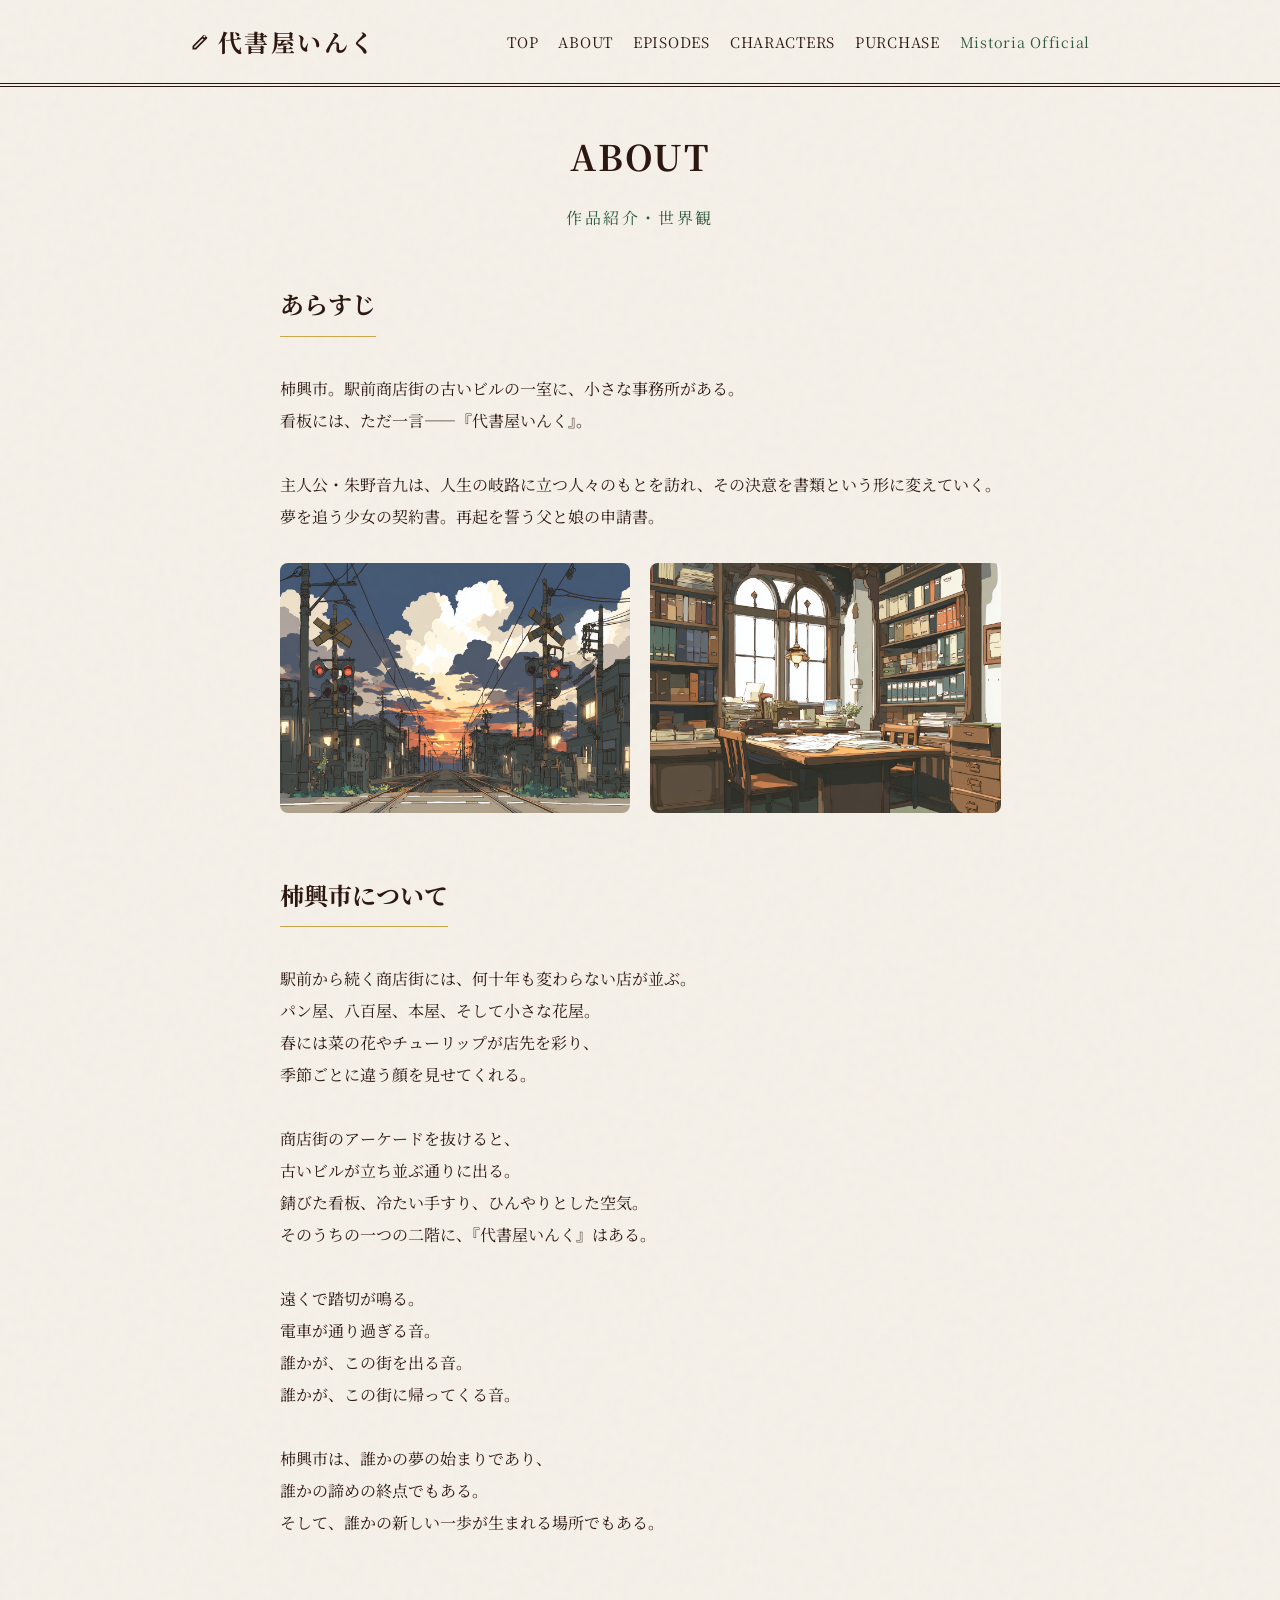
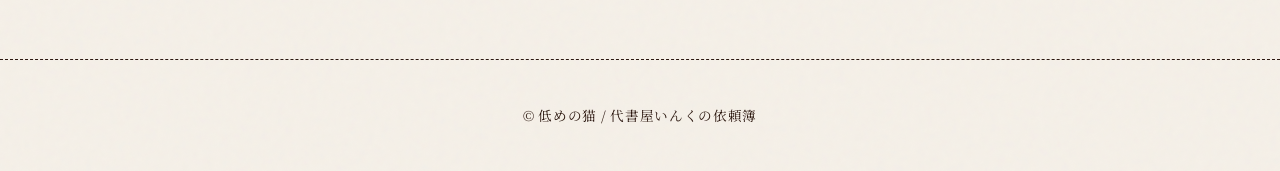
<file: about.html>
<!DOCTYPE html>
<html lang="ja">
<head>
    <meta charset="UTF-8">
    <meta name="viewport" content="width=device-width, initial-scale=1.0">
    <title>ABOUT - 代書屋いんくの依頼簿</title>
    <link rel="stylesheet" href="style.css">
</head>
<body>

    <header>
        <div class="container header-inner">
            <a href="index.html" class="logo">代書屋いんく</a>
            <nav>
                <ul>
                    <li><a href="index.html">TOP</a></li>
                    <li><a href="about.html">ABOUT</a></li>
                    <li><a href="episodes.html">EPISODES</a></li>
                    <li><a href="characters.html">CHARACTERS</a></li>
                    <li><a href="purchase.html">PURCHASE</a></li>
                    <li><a href="https://salmon191749.studio.site" class="external-link" target="_blank">Mistoria Official</a></li>
                </ul>
            </nav>
        </div>
    </header>

    <main class="container fade-in">
        <h2 class="page-title">ABOUT</h2>
        <p class="page-subtitle">作品紹介・世界観</p>

        <section style="margin-bottom: 60px;">
            <h3 class="section-title">あらすじ</h3>
            <p style="line-height: 2;">
                柿興市。駅前商店街の古いビルの一室に、小さな事務所がある。<br>
                看板には、ただ一言——『代書屋いんく』。<br><br>
                主人公・朱野音九は、人生の岐路に立つ人々のもとを訪れ、その決意を書類という形に変えていく。<br>
                夢を追う少女の契約書。再起を誓う父と娘の申請書。<br>
            <div style="display: flex; gap: 20px; margin-top: 30px;">
                <img src="images/bg_fumikiri.png" alt="踏切" style="width: calc(50% - 10px); height: 250px; object-fit: cover; border-radius: 8px;">
                <img src="images/bg_office_1.png" alt="事務所" style="width: calc(50% - 10px); height: 250px; object-fit: cover; border-radius: 8px;">
            </div>
        </section>

        <section style="margin-bottom: 60px;">
            <h3 class="section-title">柿興市について</h3>
            <p style="line-height: 2;">
                駅前から続く商店街には、何十年も変わらない店が並ぶ。<br>
                パン屋、八百屋、本屋、そして小さな花屋。<br>
                春には菜の花やチューリップが店先を彩り、<br>
                季節ごとに違う顔を見せてくれる。<br><br>
                商店街のアーケードを抜けると、<br>
                古いビルが立ち並ぶ通りに出る。<br>
                錆びた看板、冷たい手すり、ひんやりとした空気。<br>
                そのうちの一つの二階に、『代書屋いんく』はある。<br><br>
                遠くで踏切が鳴る。<br>
                電車が通り過ぎる音。<br>
                誰かが、この街を出る音。<br>
                誰かが、この街に帰ってくる音。<br><br>
                柿興市は、誰かの夢の始まりであり、<br>
                誰かの諦めの終点でもある。<br>
                そして、誰かの新しい一歩が生まれる場所でもある。
            </p>
        </section>


    </main>

    <footer class="fade-in">
        <div class="container">
            <p>&copy; 低めの猫 / 代書屋いんくの依頼簿</p>
        </div>
    </footer>

</body>
</html>
</file>
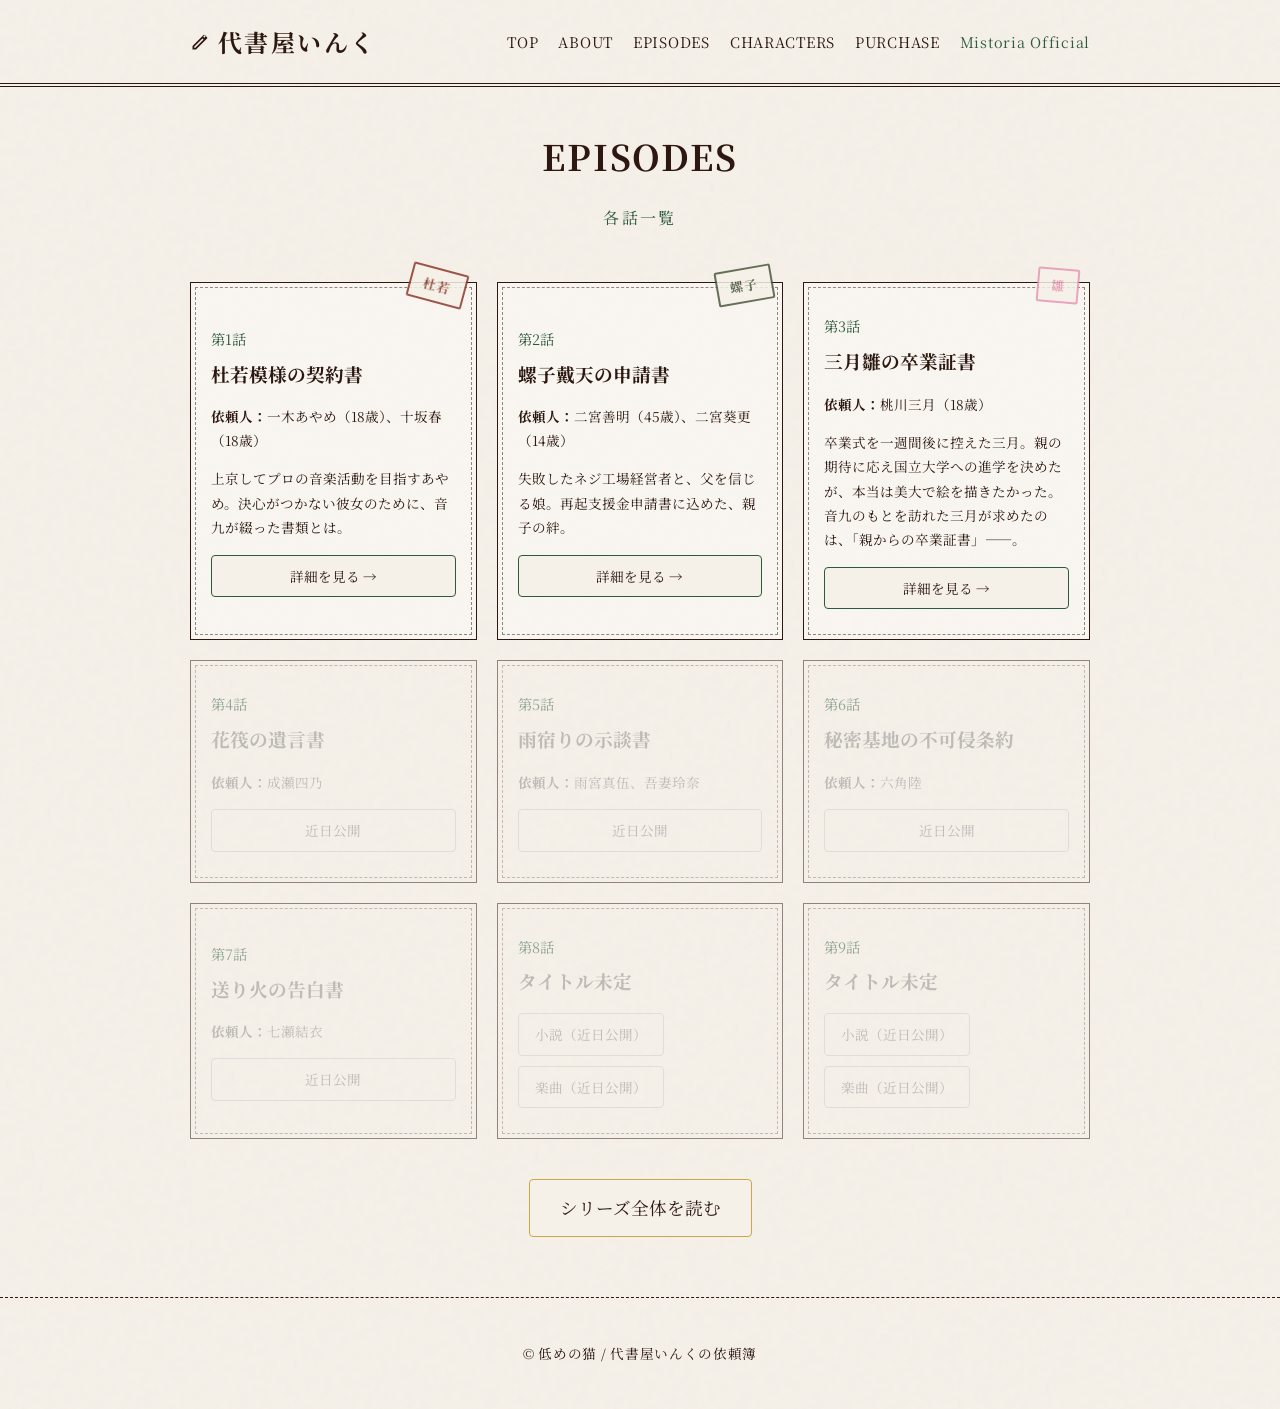
<file: episodes.html>
<!DOCTYPE html>
<html lang="ja">
<head>
    <meta charset="UTF-8">
    <meta name="viewport" content="width=device-width, initial-scale=1.0">
    <title>EPISODES - 代書屋いんくの依頼簿</title>
    <link rel="stylesheet" href="style.css">
</head>
<body>

    <header>
        <div class="container header-inner">
            <a href="index.html" class="logo">代書屋いんく</a>
            <nav>
                <ul>
                    <li><a href="index.html">TOP</a></li>
                    <li><a href="about.html">ABOUT</a></li>
                    <li><a href="episodes.html">EPISODES</a></li>
                    <li><a href="characters.html">CHARACTERS</a></li>
                    <li><a href="purchase.html">PURCHASE</a></li>
                    <li><a href="https://salmon191749.studio.site" class="external-link" target="_blank">Mistoria Official</a></li>
                </ul>
            </nav>
        </div>
    </header>

    <main class="container fade-in">
        <h2 class="page-title">EPISODES</h2>
        <p class="page-subtitle">各話一覧</p>

        <div class="card-grid">
            <!-- Episode 1 -->
            <div class="card">
                <div style="position: absolute; top: -15px; right: 10px; z-index: 10;">
                    <span class="stamp" style="transform: rotate(15deg); background-color: var(--bg-color);">杜若</span>
                </div>
                <div style="width: 100%; text-align: left;">
                    <span style="font-size: 0.9rem; color: var(--accent-green); display: block; margin-bottom: 5px;">第1話</span>
                    <h3 style="margin-top: 0; margin-bottom: 10px;">杜若模様の契約書</h3>
                    <p style="font-size: 0.85rem;"><strong>依頼人：</strong>一木あやめ（18歳）、十坂春（18歳）</p>
                    <p style="font-size: 0.85rem;">上京してプロの音楽活動を目指すあやめ。決心がつかない彼女のために、音九が綴った書類とは。</p>
                    <div style="margin-top: 15px;">
                        <a href="episode1.html" class="btn" style="width: 100%; border-color: var(--accent-green); box-sizing: border-box;">詳細を見る &rarr;</a>
                    </div>
                </div>
            </div>

            <!-- Episode 2 -->
            <div class="card">
                <div style="position: absolute; top: -15px; right: 10px; z-index: 10;">
                    <span class="stamp" style="color: #4a593d; border-color: #4a593d; transform: rotate(-10deg); background-color: var(--bg-color);">螺子</span>
                </div>
                <div style="width: 100%; text-align: left;">
                    <span style="font-size: 0.9rem; color: var(--accent-green); display: block; margin-bottom: 5px;">第2話</span>
                    <h3 style="margin-top: 0; margin-bottom: 10px;">螺子戴天の申請書</h3>
                    <p style="font-size: 0.85rem;"><strong>依頼人：</strong>二宮善明（45歳）、二宮葵更（14歳）</p>
                    <p style="font-size: 0.85rem;">失敗したネジ工場経営者と、父を信じる娘。再起支援金申請書に込めた、親子の絆。</p>
                    <div style="margin-top: 15px;">
                        <a href="episode2.html" class="btn" style="width: 100%; border-color: var(--accent-green); box-sizing: border-box;">詳細を見る &rarr;</a>
                    </div>
                </div>
            </div>

            <!-- Episode 3 -->
            <div class="card">
                <div style="position: absolute; top: -15px; right: 10px; z-index: 10;">
                    <span class="stamp" style="color: #e597b2; border-color: #e597b2; transform: rotate(5deg); background-color: var(--bg-color);">雛</span>
                </div>
                <div style="width: 100%; text-align: left;">
                    <span style="font-size: 0.9rem; color: var(--accent-green); display: block; margin-bottom: 5px;">第3話</span>
                    <h3 style="margin-top: 0; margin-bottom: 10px;">三月雛の卒業証書</h3>
                    <p style="font-size: 0.85rem;"><strong>依頼人：</strong>桃川三月（18歳）</p>
                    <p style="font-size: 0.85rem;">卒業式を一週間後に控えた三月。親の期待に応え国立大学への進学を決めたが、本当は美大で絵を描きたかった。音九のもとを訪れた三月が求めたのは、「親からの卒業証書」——。</p>
                    <div style="margin-top: 15px;">
                        <a href="episode3.html" class="btn" style="width: 100%; border-color: var(--accent-green); box-sizing: border-box;">詳細を見る &rarr;</a>
                    </div>
                </div>
            </div>

            <!-- Episode 4 -->
            <div class="card disabled">
                <div style="width: 100%; text-align: left;">
                    <span style="font-size: 0.9rem; color: var(--accent-green); display: block; margin-bottom: 5px;">第4話</span>
                    <h3 style="color: #888; margin-top: 0; margin-bottom: 10px;">花筏の遺言書</h3>
                    <p style="font-size: 0.85rem; color: #888;"><strong>依頼人：</strong>成瀬四乃</p>
                    <div style="margin-top: 15px;">
                        <span class="btn disabled" style="width: 100%; box-sizing: border-box;">近日公開</span>
                    </div>
                </div>
            </div>

            <!-- Episode 5 -->
            <div class="card disabled">
                <div style="width: 100%; text-align: left;">
                    <span style="font-size: 0.9rem; color: var(--accent-green); display: block; margin-bottom: 5px;">第5話</span>
                    <h3 style="color: #888; margin-top: 0; margin-bottom: 10px;">雨宿りの示談書</h3>
                    <p style="font-size: 0.85rem; color: #888;"><strong>依頼人：</strong>雨宮真伍、吾妻玲奈</p>
                    <div style="margin-top: 15px;">
                        <span class="btn disabled" style="width: 100%; box-sizing: border-box;">近日公開</span>
                    </div>
                </div>
            </div>

            <!-- Episode 6 -->
            <div class="card disabled">
                <div style="width: 100%; text-align: left;">
                    <span style="font-size: 0.9rem; color: var(--accent-green); display: block; margin-bottom: 5px;">第6話</span>
                    <h3 style="color: #888; margin-top: 0; margin-bottom: 10px;">秘密基地の不可侵条約</h3>
                    <p style="font-size: 0.85rem; color: #888;"><strong>依頼人：</strong>六角陸</p>
                    <div style="margin-top: 15px;">
                        <span class="btn disabled" style="width: 100%; box-sizing: border-box;">近日公開</span>
                    </div>
                </div>
            </div>

            <!-- Episode 7 -->
            <div class="card disabled">
                <div style="width: 100%; text-align: left;">
                    <span style="font-size: 0.9rem; color: var(--accent-green); display: block; margin-bottom: 5px;">第7話</span>
                    <h3 style="color: #888; margin-top: 0; margin-bottom: 10px;">送り火の告白書</h3>
                    <p style="font-size: 0.85rem; color: #888;"><strong>依頼人：</strong>七瀬結衣</p>
                    <div style="margin-top: 15px;">
                        <span class="btn disabled" style="width: 100%; box-sizing: border-box;">近日公開</span>
                    </div>
                </div>
            </div>
            
            <!-- Episode 8 -->
            <div class="card disabled">
                <div style="width: 100%; text-align: left;">
                    <span style="font-size: 0.9rem; color: var(--accent-green); display: block; margin-bottom: 5px;">第8話</span>
                    <h3 style="color: #888; margin-top: 0; margin-bottom: 10px;">タイトル未定</h3>
                    <div style="margin-top: 15px; display: flex; flex-wrap: wrap; gap: 10px;">
                        <a href="#" class="btn disabled" onclick="return false;">小説（近日公開）</a>
                        <a href="#" class="btn disabled" onclick="return false;">楽曲（近日公開）</a>
                    </div>
                </div>
            </div>

            <!-- Episode 9 -->
            <div class="card disabled">
                <div style="width: 100%; text-align: left;">
                    <span style="font-size: 0.9rem; color: var(--accent-green); display: block; margin-bottom: 5px;">第9話</span>
                    <h3 style="color: #888; margin-top: 0; margin-bottom: 10px;">タイトル未定</h3>
                    <div style="margin-top: 15px; display: flex; flex-wrap: wrap; gap: 10px;">
                        <a href="#" class="btn disabled" onclick="return false;">小説（近日公開）</a>
                        <a href="#" class="btn disabled" onclick="return false;">楽曲（近日公開）</a>
                    </div>
                </div>
            </div>
        </div>

        <div style="text-align: center; margin-top: 40px;">
            <a href="https://tales.note.com/loki_lawcat/w3lcf59rnpbh8?ss=wsl4t2n9utjbc16" target="_blank" class="btn" style="font-size: 1.1rem; padding: 12px 30px;">シリーズ全体を読む</a>
        </div>
    </main>

    <footer class="fade-in">
        <div class="container">
            <p>&copy; 低めの猫 / 代書屋いんくの依頼簿</p>
        </div>
    </footer>

</body>
</html>
</file>
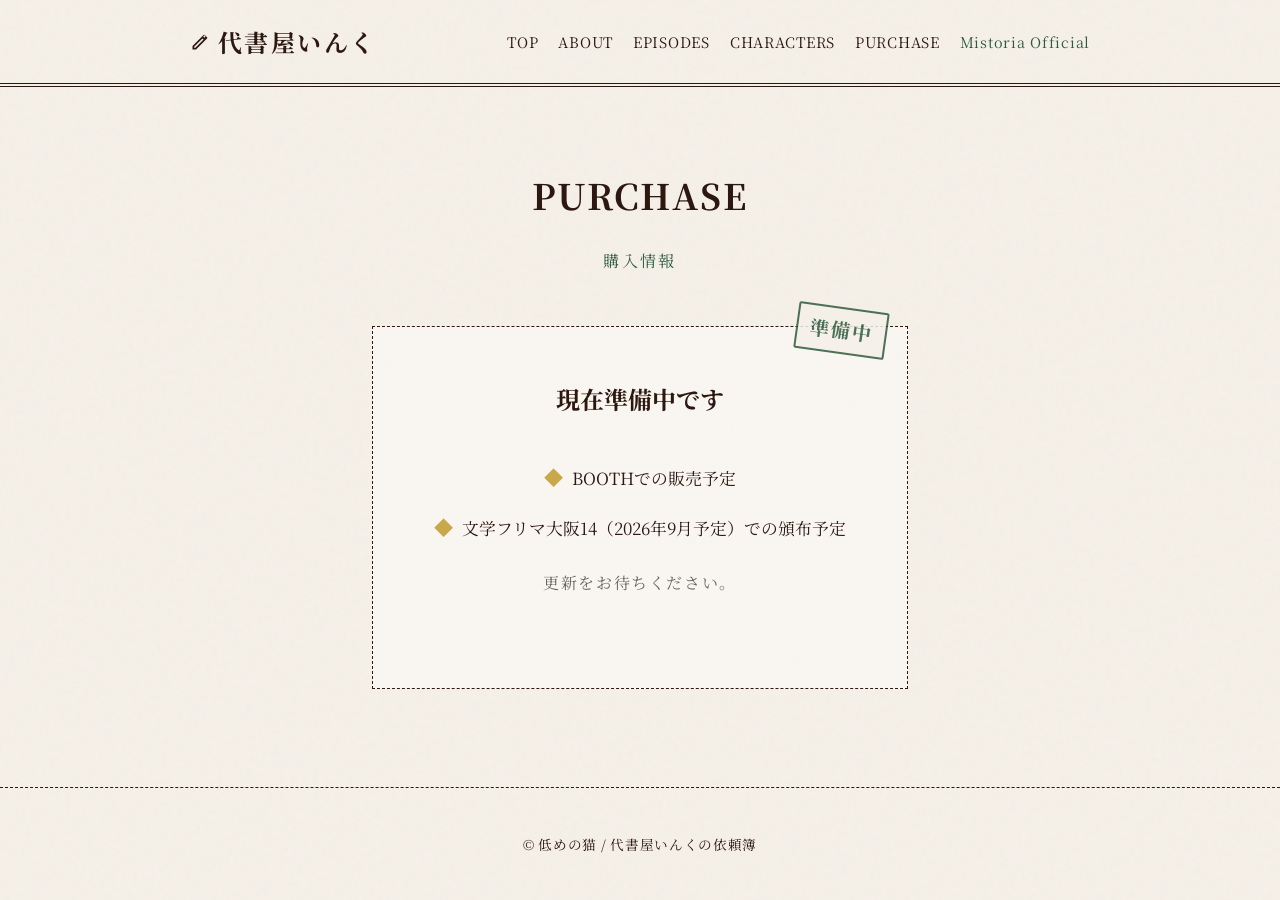
<file: purchase.html>
<!DOCTYPE html>
<html lang="ja">
<head>
    <meta charset="UTF-8">
    <meta name="viewport" content="width=device-width, initial-scale=1.0">
    <title>PURCHASE - 代書屋いんくの依頼簿</title>
    <link rel="stylesheet" href="style.css">
</head>
<body>

    <header>
        <div class="container header-inner">
            <a href="index.html" class="logo">代書屋いんく</a>
            <nav>
                <ul>
                    <li><a href="index.html">TOP</a></li>
                    <li><a href="about.html">ABOUT</a></li>
                    <li><a href="episodes.html">EPISODES</a></li>
                    <li><a href="characters.html">CHARACTERS</a></li>
                    <li><a href="purchase.html">PURCHASE</a></li>
                    <li><a href="https://salmon191749.studio.site" class="external-link" target="_blank">Mistoria Official</a></li>
                </ul>
            </nav>
        </div>
    </header>

    <main class="container fade-in text-center" style="min-height: 40vh; display: flex; flex-direction: column; justify-content: center; align-items: center;">
        <h2 class="page-title">PURCHASE</h2>
        <p class="page-subtitle">購入情報</p>

        <div style="border: 1px dashed var(--border-color); padding: 50px 30px; background-color: rgba(255, 255, 255, 0.4); max-width: 600px; width: 100%; position: relative;">
            <div style="position: absolute; top: -20px; right: 20px;">
                <span class="stamp" style="font-size: 1.2rem; color: var(--accent-green); border-color: var(--accent-green); transform: rotate(8deg); background-color: var(--bg-color);">準備中</span>
            </div>
            
            <h3 style="font-size: 1.5rem; margin-bottom: 40px; color: var(--text-color);">現在準備中です</h3>
            
            <div style="display: flex; flex-direction: column; align-items: center; gap: 15px; margin-bottom: 40px;">
                <div style="font-size: 1.05rem;">
                    <span style="color: var(--accent-gold); font-size: 1.2rem; margin-right: 5px;">◆</span>
                    BOOTHでの販売予定
                </div>
                <div style="font-size: 1.05rem;">
                    <span style="color: var(--accent-gold); font-size: 1.2rem; margin-right: 5px;">◆</span>
                    文学フリマ大阪14（2026年9月予定）での頒布予定
                </div>
                
                <p style="letter-spacing: 0.1em; margin: 10px 0 0 0; color: #666;">更新をお待ちください。</p>
            </div>
        </div>
    </main>

    <footer class="fade-in">
        <div class="container">
            <p>&copy; 低めの猫 / 代書屋いんくの依頼簿</p>
        </div>
    </footer>

</body>
</html>
</file>
<file: style.css>
@import url('https://fonts.googleapis.com/css2?family=Noto+Serif+JP:wght@400;700&display=swap');

:root {
  --bg-color: #f5f0e8;
  --text-color: #2c1810;
  --accent-green: #2d5a3d;
  --accent-gold: #c9a84c;
  --accent-red: #8b3a2a;
  --border-color: #2c1810;
}

body {
  margin: 0;
  padding: 0;
  font-family: 'Noto Serif JP', serif;
  background-color: var(--bg-color);
  color: var(--text-color);
  background-image: url("data:image/svg+xml,%3Csvg viewBox='0 0 200 200' xmlns='http://www.w3.org/2000/svg'%3E%3Cfilter id='noiseFilter'%3E%3CfeTurbulence type='fractalNoise' baseFrequency='0.8' numOctaves='3' stitchTiles='stitch'/%3E%3C/filter%3E%3Crect width='100%25' height='100%25' filter='url(%23noiseFilter)' opacity='0.03'/%3E%3C/svg%3E");
  line-height: 1.8;
  min-height: 100vh;
  display: flex;
  flex-direction: column;
}

.container {
  max-width: 900px;
  margin: 0 auto;
  padding: 0 20px;
}

header {
  border-bottom: 1px solid var(--border-color);
  padding: 20px 0;
  margin-bottom: 40px;
  position: relative;
}

header::after {
  content: '';
  position: absolute;
  bottom: -4px;
  left: 0;
  width: 100%;
  height: 1px;
  background-color: var(--border-color);
}

.header-inner {
  display: flex;
  justify-content: space-between;
  align-items: center;
  flex-wrap: wrap;
  gap: 20px;
}

.logo {
  font-size: 1.5rem;
  font-weight: 700;
  text-decoration: none;
  color: var(--text-color);
  letter-spacing: 0.1em;
  display: flex;
  align-items: center;
  gap: 8px;
}

.logo::before {
  content: '';
  display: inline-block;
  width: 20px;
  height: 20px;
  background: currentColor;
  mask: url("data:image/svg+xml,%3Csvg xmlns='http://www.w3.org/2000/svg' viewBox='0 0 24 24'%3E%3Cpath d='M3 21v-4.25L16.2 3.55a1 1 0 0 1 1.41 0l2.84 2.84a1 1 0 0 1 0 1.41L7.25 21H3zm2-2h1.41l9.9-9.91-1.42-1.42L5 17.59V19zM18.66 5.34L17.25 3.93l-1.41 1.41 1.41 1.42 1.41-1.42z'/%3E%3C/svg%3E") no-repeat center / contain;
  -webkit-mask: url("data:image/svg+xml,%3Csvg xmlns='http://www.w3.org/2000/svg' viewBox='0 0 24 24'%3E%3Cpath d='M3 21v-4.25L16.2 3.55a1 1 0 0 1 1.41 0l2.84 2.84a1 1 0 0 1 0 1.41L7.25 21H3zm2-2h1.41l9.9-9.91-1.42-1.42L5 17.59V19zM18.66 5.34L17.25 3.93l-1.41 1.41 1.41 1.42 1.41-1.42z'/%3E%3C/svg%3E") no-repeat center / contain;
}

nav ul {
  list-style: none;
  display: flex;
  gap: 20px;
  margin: 0;
  padding: 0;
  flex-wrap: wrap;
  font-size: 0.9rem;
}

nav a {
  text-decoration: none;
  color: var(--text-color);
  letter-spacing: 0.05em;
  transition: color 0.3s, transform 0.3s;
  position: relative;
  display: inline-block;
}

nav a::after {
  content: '';
  position: absolute;
  width: 100%;
  height: 1px;
  bottom: -2px;
  left: 0;
  background-color: var(--accent-gold);
  transform: scaleX(0);
  transform-origin: bottom right;
  transition: transform 0.3s ease-out;
}

nav a:hover {
  color: var(--accent-gold);
  transform: translateY(-2px);
}

nav a:hover::after {
  transform: scaleX(1);
  transform-origin: bottom left;
}

.external-link {
  color: var(--accent-green);
}

main {
  flex: 1;
  padding: 20px 0 60px;
}

footer {
  text-align: center;
  padding: 30px 0;
  border-top: 1px dashed var(--border-color);
  margin-top: 60px;
  font-size: 0.85rem;
  letter-spacing: 0.05em;
}

h1, h2, h3, h4 {
  font-weight: 700;
  margin-top: 0;
  color: var(--text-color);
}

.page-title {
  text-align: center;
  font-size: 2.2rem;
  margin-bottom: 5px;
  letter-spacing: 0.05em;
}

.page-subtitle {
  text-align: center;
  font-size: 1rem;
  color: var(--accent-green);
  margin-bottom: 50px;
  letter-spacing: 0.15em;
}

.section-title {
  font-size: 1.5rem;
  border-bottom: 1px solid var(--accent-gold);
  padding-bottom: 10px;
  margin-bottom: 20px;
  display: inline-block;
}

.text-center {
  text-align: center;
}

.stamp {
  display: inline-block;
  border: 2px solid var(--accent-red);
  color: var(--accent-red);
  padding: 4px 12px;
  border-radius: 2px;
  text-transform: uppercase;
  font-size: 0.8rem;
  letter-spacing: 0.1em;
  transform: rotate(-3deg);
  opacity: 0.85;
  font-weight: bold;
}

.card-grid {
  display: grid;
  grid-template-columns: repeat(auto-fit, minmax(260px, 1fr));
  gap: 20px;
  margin-top: 30px;
}

.card {
  border: 1px solid var(--border-color);
  padding: 30px 20px;
  text-align: center;
  text-decoration: none;
  color: var(--text-color);
  position: relative;
  transition: transform 0.4s, background-color 0.4s;
  display: flex;
  flex-direction: column;
  justify-content: center;
  align-items: center;
  min-height: 120px;
  background-color: rgba(255, 255, 255, 0.4);
}

.card::before {
  content: '';
  position: absolute;
  top: 4px; left: 4px; right: 4px; bottom: 4px;
  border: 1px dashed var(--border-color);
  pointer-events: none;
  opacity: 0.5;
}

.card:hover {
  transform: translateY(-5px);
  background-color: rgba(255, 255, 255, 0.8);
}

.card.disabled {
  opacity: 0.5;
  pointer-events: none;
  background-color: transparent;
}

/* Animations */
.fade-in {
  opacity: 0;
  animation: fadeIn 1s ease-out forwards;
}

@keyframes fadeIn {
  to { opacity: 1; transform: translateY(0); }
}

/* Envelope Intro Animation (Top Page) */
.envelope-overlay {
  position: fixed;
  top: 0; left: 0; width: 100vw; height: 100vh;
  background-color: var(--bg-color);
  z-index: 9999;
  display: flex;
  justify-content: center;
  align-items: center;
  animation: hideOverlay 0.8s forwards;
  animation-delay: 2.5s;
}

.envelope {
  position: relative;
  width: 300px;
  height: 200px;
  background-color: #e2d8c8;
  border: 2px solid var(--border-color);
  box-shadow: 0 10px 20px rgba(0,0,0,0.1);
}

.envelope::before {
  content: '';
  position: absolute;
  top: 0; left: 0;
  border-left: 150px solid transparent;
  border-right: 150px solid transparent;
  border-top: 100px solid #d4c8b6;
  border-bottom: 100px solid transparent;
  z-index: 2;
  transform-origin: top;
  animation: openFlap 1s forwards;
  animation-delay: 0.5s;
}

.envelope::after {
  content: '';
  position: absolute;
  bottom: 0; left: 0;
  border-left: 150px solid #ecdac5;
  border-right: 150px solid #ecdac5;
  border-bottom: 100px solid #e5d1ba;
  border-top: 100px solid transparent;
  z-index: 1;
}

.envelope-letter {
  position: absolute;
  top: 10px; left: 10px; right: 10px; height: 180px;
  background-color: white;
  border: 1px solid #ccc;
  z-index: 0;
  display: flex;
  justify-content: center;
  align-items: center;
  padding: 20px;
  box-sizing: border-box;
  animation: pullLetter 1.5s forwards;
  animation-delay: 1.2s;
  font-size: 0.8rem;
  color: var(--text-color);
}

@keyframes openFlap {
  0% { transform: rotateX(0); z-index: 2; }
  100% { transform: rotateX(180deg); z-index: 0; opacity: 0; }
}

@keyframes pullLetter {
  0% { transform: translateY(0); }
  100% { transform: translateY(-120px) scale(1.5); opacity: 0; }
}

@keyframes hideOverlay {
  0% { opacity: 1; visibility: visible; }
  100% { opacity: 0; visibility: hidden; }
}

.catchphrase {
  text-align: center;
  font-size: 1.2rem;
  margin: 40px 0;
  padding: 30px;
  border-top: 1px solid var(--accent-gold);
  border-bottom: 1px solid var(--accent-gold);
  background: rgba(255, 255, 255, 0.3);
  font-style: italic;
  letter-spacing: 0.05em;
  line-height: 2;
}

@media (max-width: 600px) {
  nav ul {
    justify-content: center;
  }
  .header-inner {
    flex-direction: column;
    text-align: center;
  }
  .logo {
    justify-content: center;
  }
}

.btn {
  display: inline-block;
  padding: 8px 16px;
  background-color: var(--bg-color);
  border: 1px solid var(--accent-gold);
  color: var(--text-color);
  text-decoration: none;
  font-size: 0.85rem;
  border-radius: 4px;
  transition: all 0.3s ease;
  text-align: center;
}
.btn:hover {
  background-color: var(--accent-gold);
  color: #fff;
}
.btn.disabled {
  border-color: #ccc;
  color: #888;
  pointer-events: none;
  background-color: transparent;
}
.custom-audio {
  width: 100%;
  border-radius: 4px;
  outline: none;
  filter: sepia(0.5) hue-rotate(-30deg) saturate(0.8) opacity(0.9);
}
.audio-wrapper {
  margin-top: 15px;
  text-align: left;
}

/* Character Items */
.character-item {
  margin-bottom: 20px;
  padding: 20px;
  cursor: pointer;
  transition: background-color 0.3s, transform 0.3s;
  border-radius: 8px;
}
.character-item:hover {
  background-color: rgba(255, 255, 255, 0.5);
  transform: translateX(5px);
}

/* Modal */
.modal-overlay {
  position: fixed;
  top: 0; left: 0; right: 0; bottom: 0;
  background-color: rgba(44, 24, 16, 0.8);
  display: flex;
  justify-content: center;
  align-items: center;
  z-index: 1000;
  opacity: 0;
  pointer-events: none;
  transition: opacity 0.3s ease;
}
.modal-overlay.active {
  opacity: 1;
  pointer-events: auto;
}
.modal-content {
  background-color: var(--bg-color);
  border: 2px solid var(--border-color);
  border-radius: 4px;
  width: 90%;
  max-width: 600px;
  max-height: 90vh;
  overflow-y: auto;
  position: relative;
  padding: 40px;
  box-shadow: 0 10px 30px rgba(0,0,0,0.5);
  background-image: url("data:image/svg+xml,%3Csvg viewBox='0 0 200 200' xmlns='http://www.w3.org/2000/svg'%3E%3Cfilter id='noiseFilter'%3E%3CfeTurbulence type='fractalNoise' baseFrequency='0.8' numOctaves='3' stitchTiles='stitch'/%3E%3C/filter%3E%3Crect width='100%25' height='100%25' filter='url(%23noiseFilter)' opacity='0.03'/%3E%3C/svg%3E");
}
.modal-close {
  position: absolute;
  top: 15px; right: 20px;
  font-size: 2rem;
  cursor: pointer;
  color: var(--text-color);
  line-height: 1;
}
.modal-close:hover {
  color: var(--accent-red);
}
.modal-image-placeholder {
  width: 100%;
  height: 400px;
  background-color: var(--bg-color);
  border: 1px dashed var(--border-color);
  display: flex;
  justify-content: center;
  align-items: center;
  color: #888;
  margin-bottom: 20px;
  border-radius: 4px;
  font-size: 0.9rem;
}
.modal-image {
  width: 100%;
  height: 400px;
  object-fit: contain;
  background-color: var(--bg-color);
  border: 1px solid var(--border-color);
  margin-bottom: 20px;
  border-radius: 4px;
  display: none;
}
</file>
